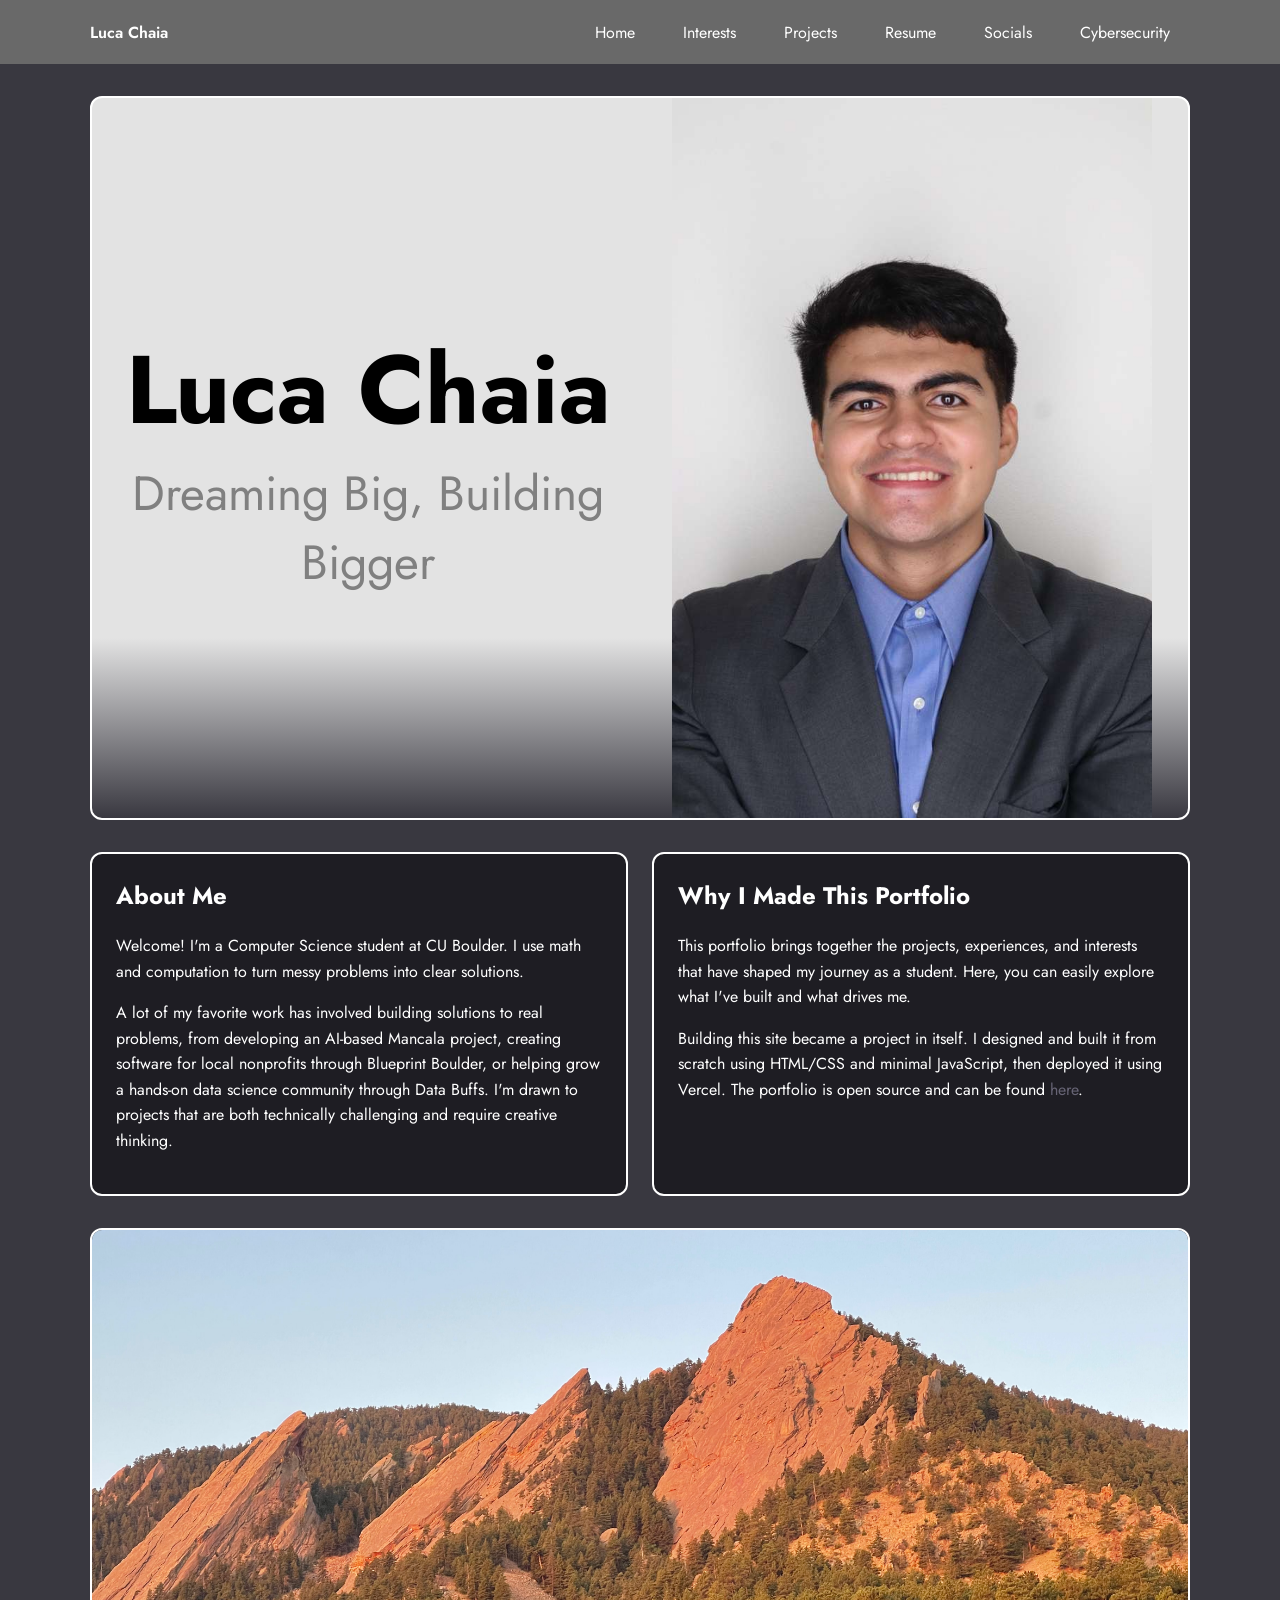
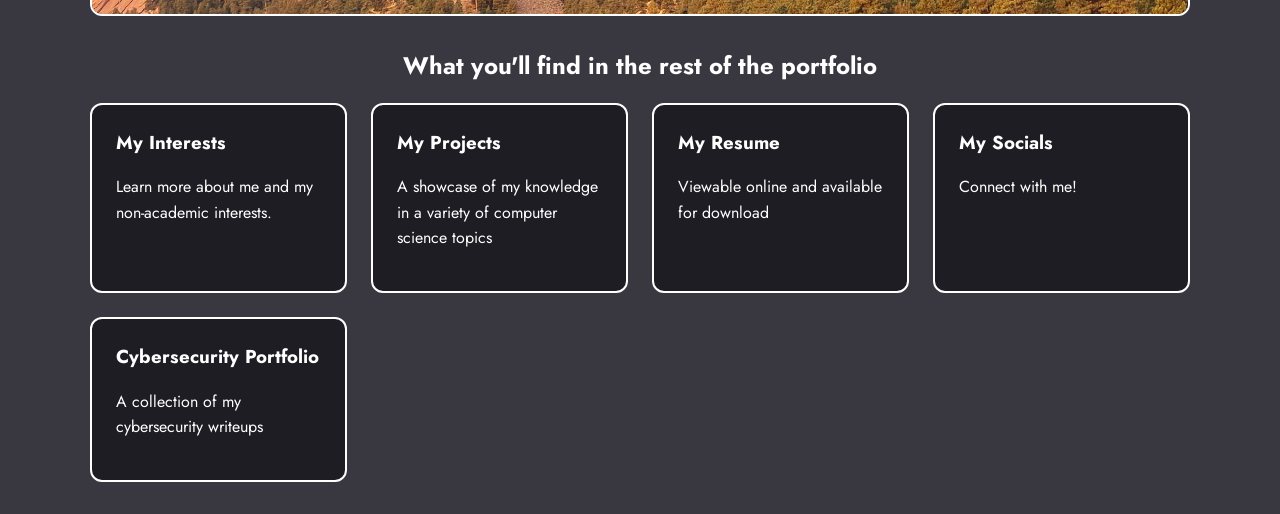
<file: index.html>
<!doctype html>
<html lang="en">
  <head>
    <meta charset="UTF-8" />
    <meta name="viewport" content="width=device-width, initial-scale=1.0" />
    <title>Luca Chaia | Home</title>
    <link rel="stylesheet" href="style.css" />
    <link rel="preconnect" href="https://fonts.googleapis.com" />
    <link rel="preconnect" href="https://fonts.gstatic.com" crossorigin />
    <link
      href="https://fonts.googleapis.com/css2?family=Jost:ital,wght@0,100..900;1,100..900&display=swap"
      rel="stylesheet" />
  </head>
  <body>
    <nav class="navbar">
      <div class="nav-inner">
        <a href="/" class="nav-brand">Luca Chaia</a>

        <button
          class="nav-toggle"
          aria-label="Toggle navigation"
          aria-expanded="false">
          ☰
        </button>

        <ul class="nav-menu">
          <li><a href="/">Home</a></li>
          <li><a href="/interests">Interests</a></li>
          <li><a href="/projects">Projects</a></li>
          <li><a href="/resume">Resume</a></li>
          <li><a href="/socials">Socials</a></li>
          <li><a href="/cybersec">Cybersecurity</a></li>
        </ul>
      </div>
    </nav>
    <main>
      <div class="hero container">
        <div class="hero-text">
          <!-- Heading -->
          <h1>Luca Chaia</h1>
          <!-- Supporting Copy -->
          <p>Dreaming Big, Building Bigger</p>
        </div>
        <div class="hero-image">
          <img src="assets/images/hero-image.jpg" alt="" />
        </div>
      </div>
      <div class="luca-stuff container card-grid">
        <div class="about-me panel">
          <h2>About Me</h2>
          <p>
            Welcome! I'm a Computer Science student at CU Boulder. I use math
            and computation to turn messy problems into clear solutions.
          </p>
          <p>
            A lot of my favorite work has involved building solutions to real
            problems, from developing an AI-based Mancala project, creating
            software for local nonprofits through Blueprint Boulder, or helping
            grow a hands-on data science community through Data Buffs. I'm drawn
            to projects that are both technically challenging and require
            creative thinking.
          </p>
        </div>
        <div class="why-portfolio panel">
          <h2>Why I Made This Portfolio</h2>
          <p>
            This portfolio brings together the projects, experiences, and
            interests that have shaped my journey as a student. Here, you can
            easily explore what I've built and what drives me.
          </p>
          <p>
            Building this site became a project in itself. I designed and built
            it from scratch using HTML/CSS and minimal JavaScript, then deployed
            it using Vercel. The portfolio is open source and can be found
            <a
              href="https://github.com/LucaChaia/portfolio"
              target="_blank"
              rel="noopener noreferrer"
              >here</a
            >.
          </p>
        </div>
      </div>
      <div class="home-image-break container">
        <img
          src="assets/images/boulder-flatirons.jpeg"
          alt="Picture of Flatirons." />
      </div>
      <div class="portfolio-links container">
        <h2>What you'll find in the rest of the portfolio</h2>
        <div class="portfolio-outline card-grid">
          <a class="portfolio-item card" href="/interests">
            <h3>My Interests</h3>
            <p>Learn more about me and my non-academic interests.</p>
          </a>
          <a class="portfolio-item card" href="/projects">
            <h3>My Projects</h3>
            <p>
              A showcase of my knowledge in a variety of computer science topics
            </p>
          </a>
          <a class="portfolio-item card" href="/resume">
            <h3>My Resume</h3>
            <p>Viewable online and available for download</p>
          </a>
          <a class="portfolio-item card" href="/socials">
            <h3>My Socials</h3>
            <p>Connect with me!</p>
          </a>
          <a href="/cybersec" class="portfolio-item card">
            <h3>Cybersecurity Portfolio</h3>
            <p>A collection of my cybersecurity writeups</p>
          </a>
        </div>
      </div>
    </main>
    <script>
      const navToggle = document.querySelector(".nav-toggle");
      const navMenu = document.querySelector(".nav-menu");

      navToggle.addEventListener("click", () => {
        navMenu.classList.toggle("open");
        const expanded = navToggle.getAttribute("aria-expanded") === "true";
        navToggle.setAttribute("aria-expanded", String(!expanded));
      });
    </script>
  </body>
</html>
</file>
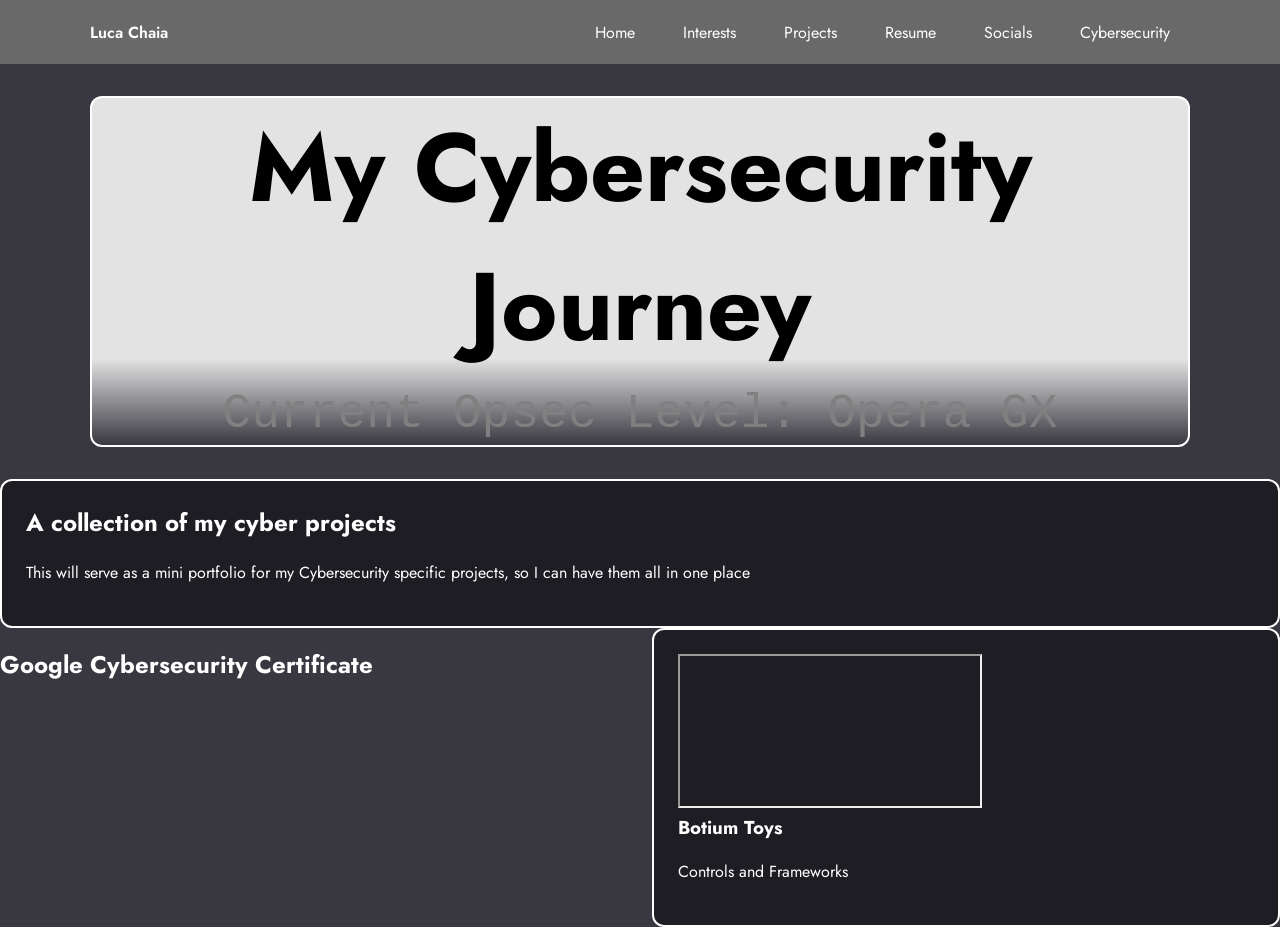
<file: cybersec.html>
<!doctype html>
<html lang="en">
  <head>
    <meta charset="UTF-8" />
    <meta name="viewport" content="width=device-width, initial-scale=1.0" />
    <title>Luca Chaia | Cybersecurity</title>
    <link rel="stylesheet" href="style.css" />
    <link rel="preconnect" href="https://fonts.googleapis.com" />
    <link rel="preconnect" href="https://fonts.gstatic.com" crossorigin />
    <link
      href="https://fonts.googleapis.com/css2?family=Jost:ital,wght@0,100..900;1,100..900&display=swap"
      rel="stylesheet" />
  </head>
  <body>
    <nav class="navbar">
      <div class="nav-inner">
        <a href="/" class="nav-brand">Luca Chaia</a>

        <button
          class="nav-toggle"
          aria-label="Toggle navigation"
          aria-expanded="false">
          ☰
        </button>

        <ul class="nav-menu">
          <li><a href="/">Home</a></li>
          <li><a href="/interests">Interests</a></li>
          <li><a href="/projects">Projects</a></li>
          <li><a href="/resume">Resume</a></li>
          <li><a href="/socials">Socials</a></li>
          <li><a href="/cybersec">Cybersecurity</a></li>
        </ul>
      </div>
    </nav>
    <main>
      <div class="hero container">
        <div class="hero-text">
          <!-- Heading -->
          <h1>My Cybersecurity Journey</h1>
          <!-- Supporting Copy -->
          <p><code>Current Opsec Level: Opera GX</code></p>
        </div>
      </div>
      <div class="cybersec-intro card-grid">
        <div class="luca-cyber panel">
          <h2>A collection of my cyber projects</h2>
          <p>
            This will serve as a mini portfolio for my Cybersecurity specific
            projects, so I can have them all in one place
          </p>
        </div>
      </div>
      <div class="google-cybersec-cert card-grid">
        <h2>Google Cybersecurity Certificate</h2>
        <div class="botium-toys panel">
          <iframe
            src="assets/docs/Botium Toys - Controls and compliance checklist.pdf"
            title="Luca Chaia Resume"></iframe>
          <h3>Botium Toys</h3>
          <p>Controls and Frameworks</p>
        </div>
      </div>
    </main>

    <script>
      const navToggle = document.querySelector(".nav-toggle");
      const navMenu = document.querySelector(".nav-menu");

      navToggle.addEventListener("click", () => {
        navMenu.classList.toggle("open");
        const expanded = navToggle.getAttribute("aria-expanded") === "true";
        navToggle.setAttribute("aria-expanded", String(!expanded));
      });
    </script>
  </body>
</html>
</file>
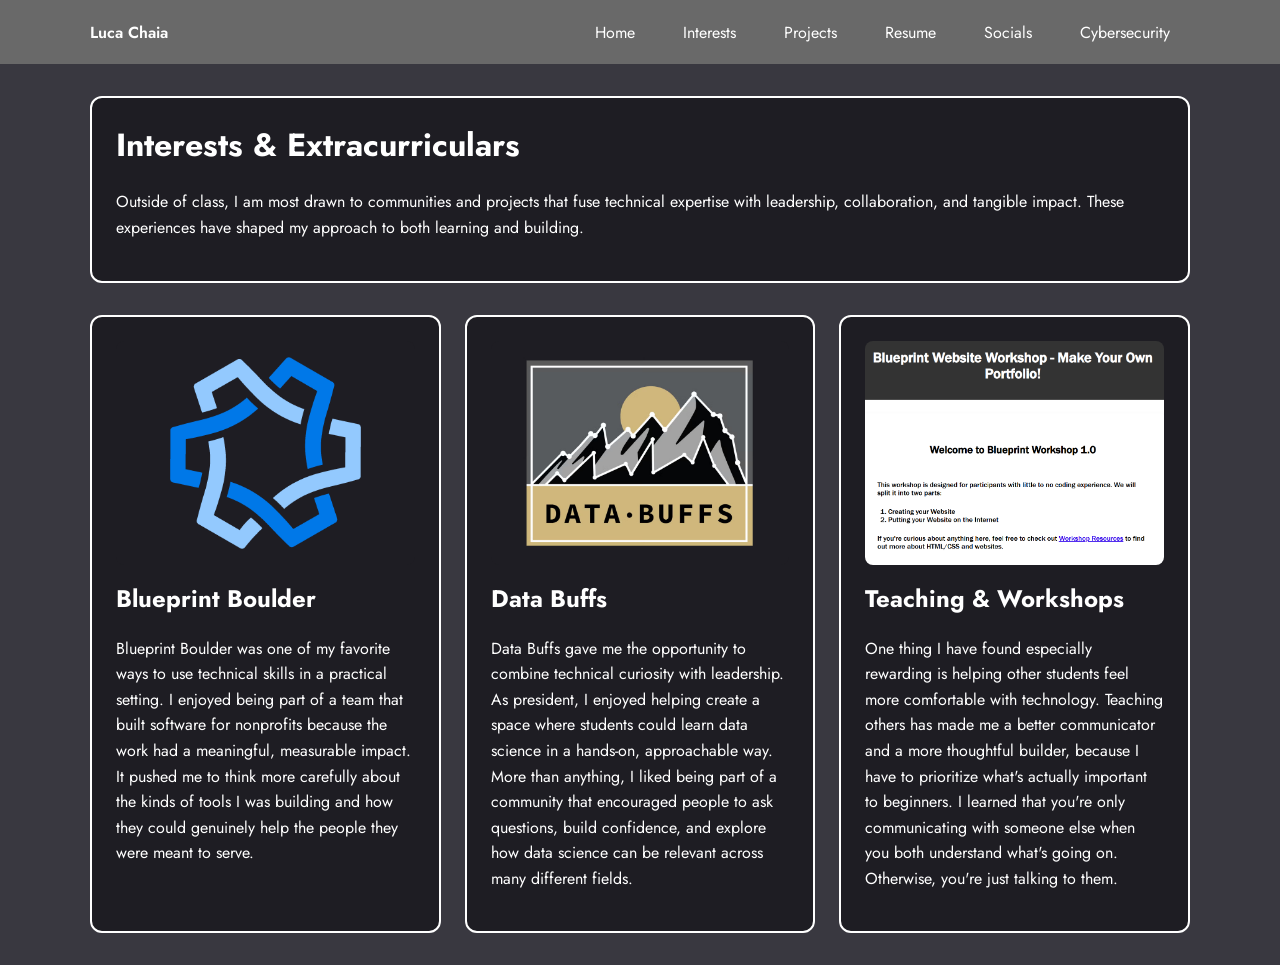
<file: interests.html>
<!doctype html>
<html lang="en">
  <head>
    <meta charset="UTF-8" />
    <meta name="viewport" content="width=device-width, initial-scale=1.0" />
    <title>Luca Chaia | Additional Interests</title>
    <link rel="stylesheet" href="style.css" />
    <link rel="preconnect" href="https://fonts.googleapis.com" />
    <link rel="preconnect" href="https://fonts.gstatic.com" crossorigin />
    <link
      href="https://fonts.googleapis.com/css2?family=Jost:ital,wght@0,100..900;1,100..900&display=swap"
      rel="stylesheet"
    />
  </head>

  <body>
    <nav class="navbar">
      <div class="nav-inner">
        <a href="/" class="nav-brand">Luca Chaia</a>

        <button
          class="nav-toggle"
          aria-label="Toggle navigation"
          aria-expanded="false"
        >
          ☰
        </button>

        <ul class="nav-menu">
          <li><a href="/">Home</a></li>
          <li><a href="/interests">Interests</a></li>
          <li><a href="/projects">Projects</a></li>
          <li><a href="/resume">Resume</a></li>
          <li><a href="/socials">Socials</a></li>
          <li><a href="/cybersec">Cybersecurity</a></li>
        </ul>
      </div>
    </nav>

    <main>
      <div class="interests-intro container panel">
        <h1>Interests & Extracurriculars</h1>
        <p>
          Outside of class, I am most drawn to communities and projects that
          fuse technical expertise with leadership, collaboration, and tangible
          impact. These experiences have shaped my approach to both learning and
          building.
        </p>
      </div>

      <div class="interests-container container card-grid">
        <a
          href="https://blueprintboulder.org/"
          class="interest-box card"
          target="_blank"
          rel="noopener noreferrer"
        >
          <div class="interest-image logo-image">
            <img
              src="assets/images/blueprint_logo.png"
              alt="Blueprint Boulder logo"
            />
          </div>
          <h2>Blueprint Boulder</h2>
          <p>
            Blueprint Boulder was one of my favorite ways to use technical
            skills in a practical setting. I enjoyed being part of a team that
            built software for nonprofits because the work had a meaningful,
            measurable impact. It pushed me to think more carefully about the
            kinds of tools I was building and how they could genuinely help the
            people they were meant to serve.
          </p>
        </a>

        <a
          href="https://www.colorado.edu/amath/organizations/asa-data-buffs"
          class="interest-box card"
          target="_blank"
          rel="noopener noreferrer"
        >
          <div class="interest-image logo-image">
            <img
              src="assets/images/data-buffs_logo.avif"
              alt="Data Buffs logo"
            />
          </div>
          <h2>Data Buffs</h2>
          <p>
            Data Buffs gave me the opportunity to combine technical curiosity
            with leadership. As president, I enjoyed helping create a space
            where students could learn data science in a hands-on, approachable
            way. More than anything, I liked being part of a community that
            encouraged people to ask questions, build confidence, and explore
            how data science can be relevant across many different fields.
          </p>
        </a>

        <a
          href="https://blueprint-boulder.github.io/website-workshop-fa24/index.html"
          class="interest-box card"
          target="_blank"
          rel="noopener noreferrer"
        >
          <div class="interest-image">
            <img
              src="assets/images/workshop-website-preview.png"
              alt="Preview of website workshop materials"
            />
          </div>
          <h2>Teaching & Workshops</h2>
          <p>
            One thing I have found especially rewarding is helping other
            students feel more comfortable with technology. Teaching others has
            made me a better communicator and a more thoughtful builder, because
            I have to prioritize what's actually important to beginners. I
            learned that you're only communicating with someone else when you
            both understand what's going on. Otherwise, you're just talking to
            them.
          </p>
        </a>
      </div>
    </main>

    <script>
      const navToggle = document.querySelector(".nav-toggle");
      const navMenu = document.querySelector(".nav-menu");

      navToggle.addEventListener("click", () => {
        navMenu.classList.toggle("open");
        const expanded = navToggle.getAttribute("aria-expanded") === "true";
        navToggle.setAttribute("aria-expanded", String(!expanded));
      });
    </script>
  </body>
</html>
</file>
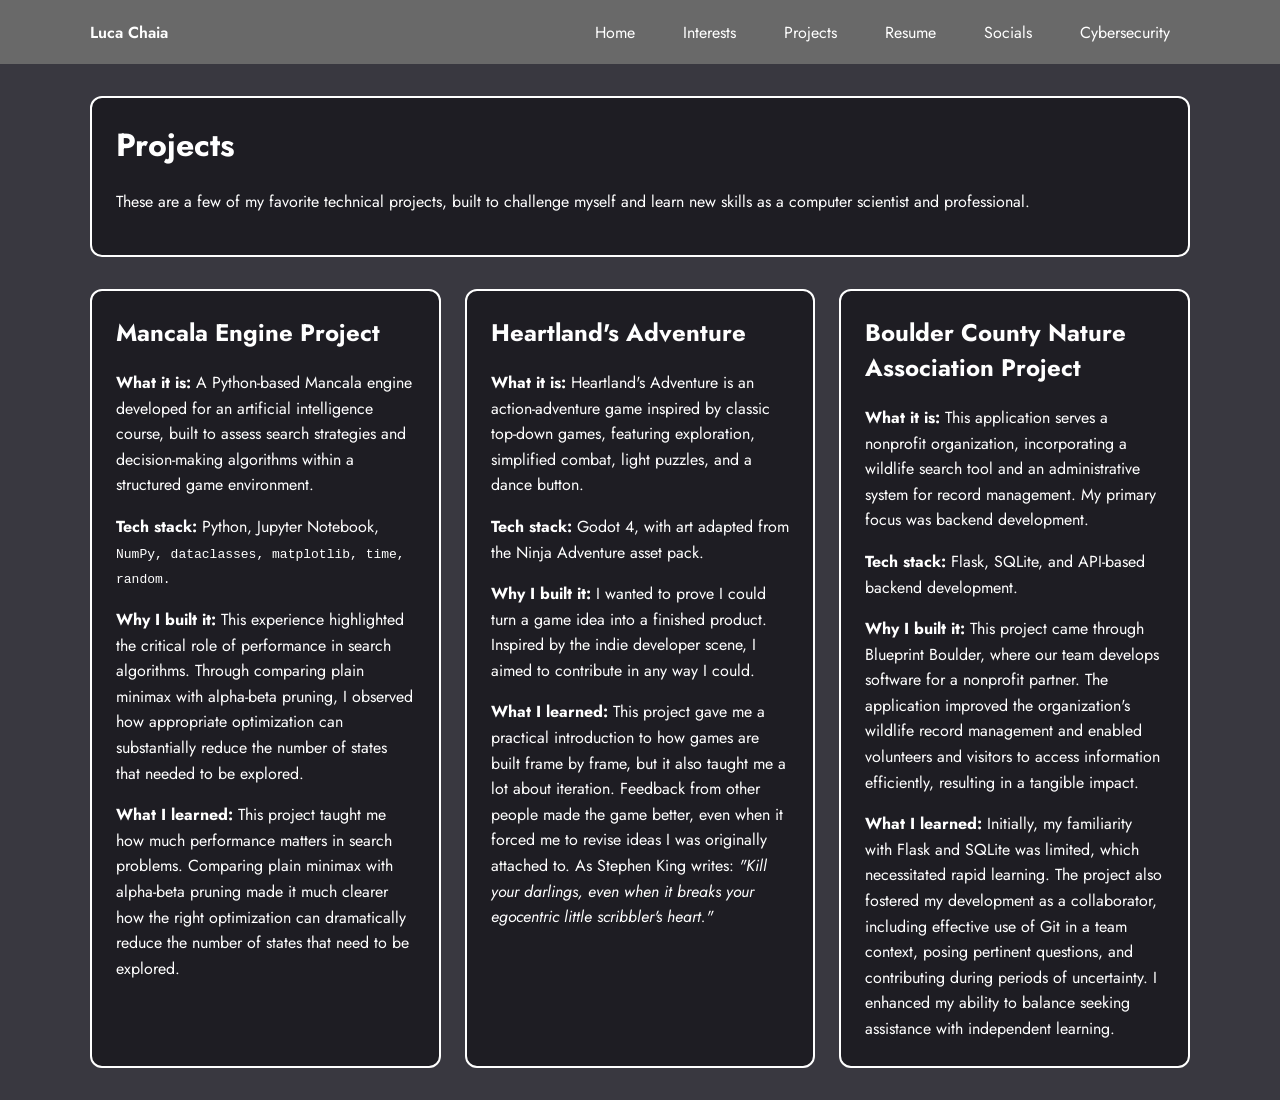
<file: projects.html>
<!doctype html>
<html lang="en">
  <head>
    <meta charset="UTF-8" />
    <meta name="viewport" content="width=device-width, initial-scale=1.0" />
    <title>Luca Chaia | Projects</title>
    <link rel="stylesheet" href="style.css" />
    <link rel="preconnect" href="https://fonts.googleapis.com" />
    <link rel="preconnect" href="https://fonts.gstatic.com" crossorigin />
    <link
      href="https://fonts.googleapis.com/css2?family=Jost:ital,wght@0,100..900;1,100..900&display=swap"
      rel="stylesheet"
    />
  </head>
  <body>
    <nav class="navbar">
      <div class="nav-inner">
        <a href="/" class="nav-brand">Luca Chaia</a>

        <button
          class="nav-toggle"
          aria-label="Toggle navigation"
          aria-expanded="false"
        >
          ☰
        </button>

        <ul class="nav-menu">
          <li><a href="/">Home</a></li>
          <li><a href="/interests">Interests</a></li>
          <li><a href="/projects">Projects</a></li>
          <li><a href="/resume">Resume</a></li>
          <li><a href="/socials">Socials</a></li>
          <li><a href="/cybersec">Cybersecurity</a></li>
        </ul>
      </div>
    </nav>

    <main>
      <div class="projects-intro container panel">
        <h1>Projects</h1>
        <p>
          These are a few of my favorite technical projects, built to challenge
          myself and learn new skills as a computer scientist and professional.
        </p>
      </div>

      <div class="projects-container container card-grid">
        <a
          href="https://github.com/LucaChaia/CSCI-3202-Final-Project"
          class="project-box card"
          target="_blank"
          rel="noopener noreferrer"
        >
          <h2>Mancala Engine Project</h2>
          <p>
            <span class="project-label">What it is:</span>
            A Python-based Mancala engine developed for an artificial
            intelligence course, built to assess search strategies and
            decision-making algorithms within a structured game environment.
          </p>
          <p>
            <span class="project-label">Tech stack:</span>
            Python, Jupyter Notebook,
            <code>NumPy, dataclasses, matplotlib, time, random.</code>
          </p>
          <p>
            <span class="project-label">Why I built it:</span>
            This experience highlighted the critical role of performance in
            search algorithms. Through comparing plain minimax with alpha-beta
            pruning, I observed how appropriate optimization can substantially
            reduce the number of states that needed to be explored.
          </p>
          <p>
            <span class="project-label">What I learned:</span>
            This project taught me how much performance matters in search
            problems. Comparing plain minimax with alpha-beta pruning made it
            much clearer how the right optimization can dramatically reduce the
            number of states that need to be explored.
          </p>
        </a>

        <a
          href="https://lucachaia.itch.io/heartlands-adventure"
          class="project-box card"
          target="_blank"
          rel="noopener noreferrer"
        >
          <h2>Heartland's Adventure</h2>
          <p>
            <span class="project-label">What it is:</span>
            Heartland's Adventure is an action-adventure game inspired by
            classic top-down games, featuring exploration, simplified combat,
            light puzzles, and a dance button.
          </p>
          <p>
            <span class="project-label">Tech stack:</span>
            Godot 4, with art adapted from the Ninja Adventure asset pack.
          </p>
          <p>
            <span class="project-label">Why I built it:</span>
            I wanted to prove I could turn a game idea into a finished product.
            Inspired by the indie developer scene, I aimed to contribute in any
            way I could.
          </p>
          <p>
            <span class="project-label">What I learned:</span>
            This project gave me a practical introduction to how games are built
            frame by frame, but it also taught me a lot about iteration.
            Feedback from other people made the game better, even when it forced
            me to revise ideas I was originally attached to. As Stephen King
            writes:
            <i
              >"Kill your darlings, even when it breaks your egocentric little
              scribbler's heart."</i
            >
          </p>
        </a>

        <a
          href="https://github.com/Blueprint-Boulder/f23-bcna"
          class="project-box card"
          target="_blank"
          rel="noopener noreferrer"
        >
          <h2>Boulder County Nature Association Project</h2>
          <p>
            <span class="project-label">What it is:</span>
            This application serves a nonprofit organization, incorporating a
            wildlife search tool and an administrative system for record
            management. My primary focus was backend development.
          </p>
          <p>
            <span class="project-label">Tech stack:</span>
            Flask, SQLite, and API-based backend development.
          </p>
          <p>
            <span class="project-label">Why I built it:</span>
            This project came through Blueprint Boulder, where our team develops
            software for a nonprofit partner. The application improved the
            organization's wildlife record management and enabled volunteers and
            visitors to access information efficiently, resulting in a tangible
            impact.
          </p>
          <p>
            <span class="project-label">What I learned:</span>
            Initially, my familiarity with Flask and SQLite was limited, which
            necessitated rapid learning. The project also fostered my
            development as a collaborator, including effective use of Git in a
            team context, posing pertinent questions, and contributing during
            periods of uncertainty. I enhanced my ability to balance seeking
            assistance with independent learning.
          </p>
        </a>
      </div>
    </main>
        <script>
      const navToggle = document.querySelector(".nav-toggle");
      const navMenu = document.querySelector(".nav-menu");

      navToggle.addEventListener("click", () => {
        navMenu.classList.toggle("open");
        const expanded = navToggle.getAttribute("aria-expanded") === "true";
        navToggle.setAttribute("aria-expanded", String(!expanded));
      });
    </script>
  </body>
</html>
</file>
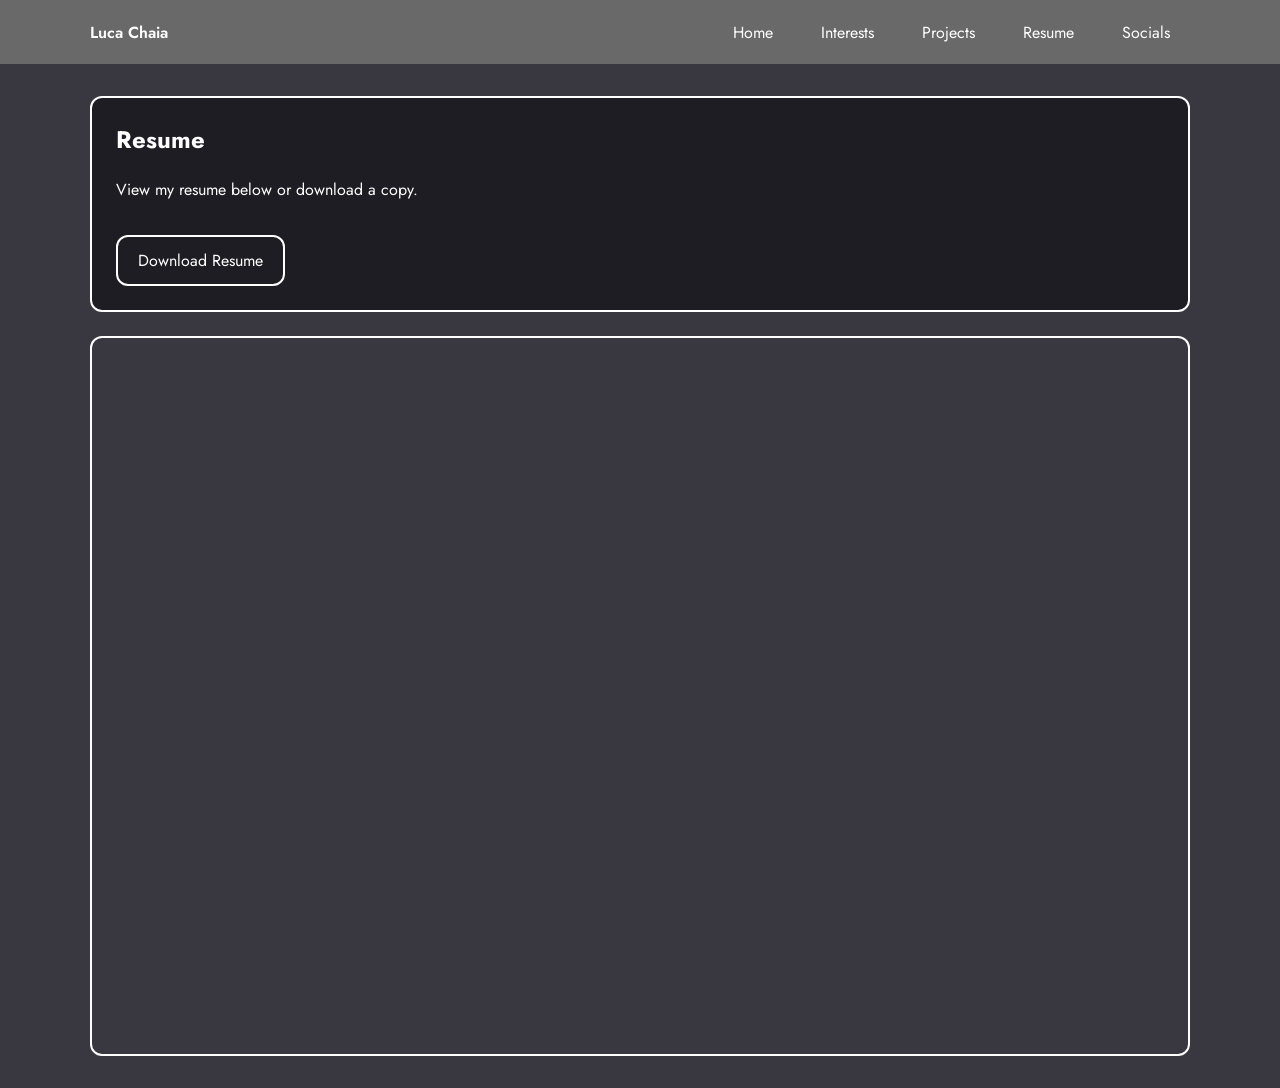
<file: resume.html>
<!doctype html>
<html lang="en">
  <head>
    <meta charset="UTF-8" />
    <meta name="viewport" content="width=device-width, initial-scale=1.0" />
    <title>Luca Chaia | Resume</title>
    <link rel="stylesheet" href="style.css" />
    <link rel="preconnect" href="https://fonts.googleapis.com" />
    <link rel="preconnect" href="https://fonts.gstatic.com" crossorigin />
    <link
      href="https://fonts.googleapis.com/css2?family=Jost:ital,wght@0,100..900;1,100..900&display=swap"
      rel="stylesheet"
    />
  </head>
  <body>
    <nav class="navbar">
      <div class="nav-inner">
        <a href="/" class="nav-brand">Luca Chaia</a>

        <button
          class="nav-toggle"
          aria-label="Toggle navigation"
          aria-expanded="false"
        >
          ☰
        </button>

        <ul class="nav-menu">
          <li><a href="/">Home</a></li>
          <li><a href="/interests">Interests</a></li>
          <li><a href="/projects">Projects</a></li>
          <li><a href="/resume">Resume</a></li>
          <li><a href="/socials">Socials</a></li>
        </ul>
      </div>
    </nav>
    <main class="resume-page container">
      <section class="resume-header panel">
        <h1>Resume</h1>
        <p>View my resume below or download a copy.</p>
        <a
          class="resume-download btn"
          href="assets/docs/LucaChaia_Resume_PublicFacing.pdf"
          download
        >
          Download Resume
        </a>
      </section>

      <section class="resume-viewer">
        <iframe
          src="assets/docs/LucaChaia_Resume_PublicFacing.pdf"
          title="Luca Chaia Resume"
        ></iframe>
      </section>
    </main>
    <script>
      const navToggle = document.querySelector(".nav-toggle");
      const navMenu = document.querySelector(".nav-menu");

      navToggle.addEventListener("click", () => {
        navMenu.classList.toggle("open");
        const expanded = navToggle.getAttribute("aria-expanded") === "true";
        navToggle.setAttribute("aria-expanded", String(!expanded));
      });
    </script>
  </body>
</html>
</file>
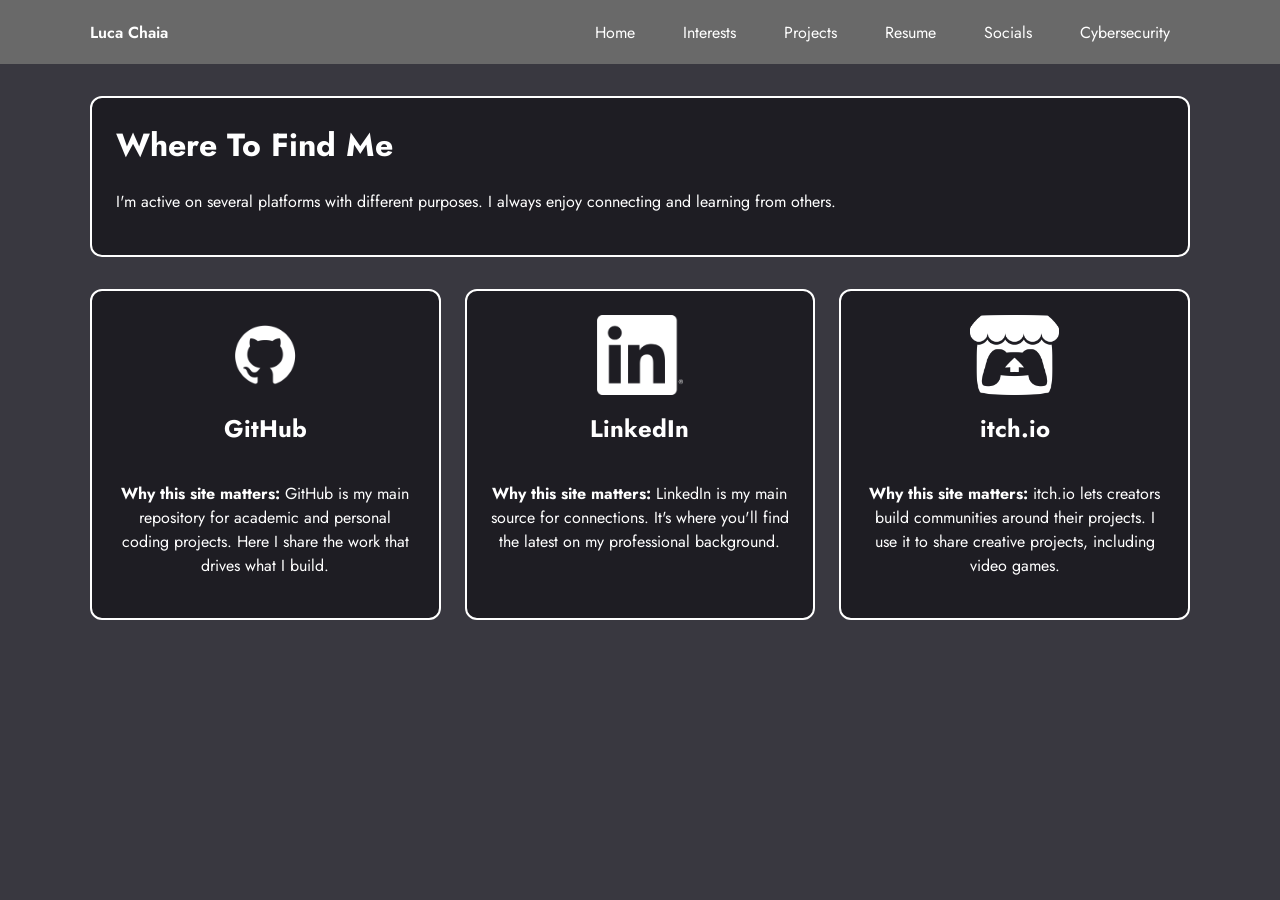
<file: socials.html>
<!doctype html>
<html lang="en">
  <head>
    <meta charset="UTF-8" />
    <meta name="viewport" content="width=device-width, initial-scale=1.0" />
    <title>Luca Chaia | Social Media</title>
    <link rel="stylesheet" href="style.css" />
    <link rel="preconnect" href="https://fonts.googleapis.com" />
    <link rel="preconnect" href="https://fonts.gstatic.com" crossorigin />
    <link
      href="https://fonts.googleapis.com/css2?family=Jost:ital,wght@0,100..900;1,100..900&display=swap"
      rel="stylesheet"
    />
  </head>
  <body>
    <nav class="navbar">
      <div class="nav-inner">
        <a href="/" class="nav-brand">Luca Chaia</a>

        <button
          class="nav-toggle"
          aria-label="Toggle navigation"
          aria-expanded="false"
        >
          ☰
        </button>

        <ul class="nav-menu">
          <li><a href="/">Home</a></li>
          <li><a href="/interests">Interests</a></li>
          <li><a href="/projects">Projects</a></li>
          <li><a href="/resume">Resume</a></li>
          <li><a href="/socials">Socials</a></li>
          <li><a href="/cybersec">Cybersecurity</a></li>
        </ul>
      </div>
    </nav>
    <main>
      <div class="socials-intro container panel">
        <h1>Where To Find Me</h1>
        <p>
          I'm active on several platforms with different purposes. I always
          enjoy connecting and learning from others.
        </p>
      </div>

      <div class="socials-container container card-grid">
        <a
          href="https://github.com/LucaChaia"
          class="social-box card"
          target="_blank"
          rel="noopener noreferrer"
        >
          <div class="social-logo">
            <img
              src="assets/images/GitHub_Invertocat_White_Clearspace.png"
              alt="GitHub Logo"
            />
          </div>
          <h2>GitHub</h2>
          <p>
            <strong>Why this site matters:</strong> GitHub is my main repository
            for academic and personal coding projects. Here I share the work
            that drives what I build.
          </p>
        </a>
        <a
          href="https://www.linkedin.com/in/luca-chaia/"
          class="social-box card"
          target="_blank"
          rel="noopener noreferrer"
        >
          <div class="social-logo">
            <img src="assets/images/InBug-White.png" alt="LinkedIn Logo" />
          </div>
          <h2>LinkedIn</h2>
          <p>
            <strong>Why this site matters:</strong> LinkedIn is my main source
            for connections. It's where you'll find the latest on my
            professional background.
          </p>
        </a>
        <a
          href="https://lucachaia.itch.io/"
          class="social-box card"
          target="_blank"
          rel="noopener noreferrer"
        >
          <div class="social-logo">
            <img
              src="assets/images/itchio-logo-textless-white.png"
              alt="itch.io logo"
            />
          </div>
          <h2>itch.io</h2>
          <p>
            <strong>Why this site matters:</strong> itch.io lets creators build
            communities around their projects. I use it to share creative
            projects, including video games.
          </p>
        </a>
      </div>
    </main>
    <script>
      const navToggle = document.querySelector(".nav-toggle");
      const navMenu = document.querySelector(".nav-menu");

      navToggle.addEventListener("click", () => {
        navMenu.classList.toggle("open");
        const expanded = navToggle.getAttribute("aria-expanded") === "true";
        navToggle.setAttribute("aria-expanded", String(!expanded));
      });
    </script>
  </body>
</html>
</file>
<file: style.css>
:root {
  --bg: rgb(57, 56, 64);
  --panel: rgb(30, 29, 35);
  --text: white;
  --muted: grey;
  --border: 2px solid white;
  --radius: 0.75rem;
  --content-width: 90%;
  --content-max: 1100px;
  --gap: 1.5rem;
  --padding: 1.5rem;
}

* {
  box-sizing: border-box;
}

body {
  margin: 0;
  background-color: var(--bg);
  color: var(--text);
  font-family: "Jost", sans-serif;
}

img {
  max-width: 100%;
}

.container {
  width: min(var(--content-width), var(--content-max));
  margin: 2rem auto;
}

.panel {
  background-color: var(--panel);
  border: var(--border);
  border-radius: var(--radius);
  padding: var(--padding);
}

.card-grid {
  display: grid;
  gap: var(--gap);
  grid-template-columns: repeat(auto-fit, minmax(20rem, 1fr));
}

.card {
  display: block;
  background-color: var(--panel);
  color: var(--text);
  text-decoration: none;
  border: var(--border);
  border-radius: var(--radius);
  padding: var(--padding);
  transition:
    background-color 0.2s ease,
    transform 0.2s ease;
}

.card:hover {
  background-color: #111;
  transform: translateY(-2px);
}

.panel h1,
.panel h2,
.panel h3,
.card h1,
.card h2,
.card h3 {
  margin-top: 0;
}

.panel p,
.card p {
  line-height: 1.6;
}

.btn {
  display: inline-block;
  margin-top: 1rem;
  padding: 0.75rem 1.25rem;
  background-color: var(--panel);
  color: var(--text);
  text-decoration: none;
  border: var(--border);
  border-radius: var(--radius);
}

/* Navbar */
.navbar {
  background-color: dimgray;
  position: sticky;
  top: 0;
  z-index: 1000;
}

.nav-inner {
  width: min(var(--content-width), var(--content-max));
  margin: 0 auto;
  display: flex;
  align-items: center;
  justify-content: space-between;
  min-height: 4rem;
}

.nav-brand {
  color: white;
  text-decoration: none;
  font-weight: 600;
}

.nav-toggle {
  display: none;
  background: none;
  border: none;
  color: white;
  font-size: 1.75rem;
  cursor: pointer;
}

.nav-menu {
  list-style: none;
  display: flex;
  gap: 0.5rem;
  margin: 0;
  padding: 0;
}

.nav-menu a {
  display: block;
  color: white;
  padding: 1rem 1.25rem;
  text-decoration: none;
}

.nav-menu a:hover {
  color: grey;
}

/* Hero */
.hero {
  background: linear-gradient(
    180deg,
    rgba(227, 227, 227, 1) 0%,
    rgba(227, 227, 227, 1) 75%,
    rgba(57, 56, 64, 1) 100%
  );
  border: var(--border);
  border-radius: var(--radius);
  display: flex;
  align-items: center;
  justify-content: space-between;
  gap: 1.5rem;
  min-height: 30vh;
  padding: 0 1rem;
  overflow: hidden;
}

.hero-text {
  flex: 1;
  display: flex;
  flex-direction: column;
  justify-content: center;
  text-align: center;
}

.hero h1 {
  color: black;
  font-size: clamp(3rem, 10vw, 6rem);
  margin: 0;
}

.hero p {
  color: grey;
  font-size: clamp(1.25rem, 5vw, 3rem);
  margin: 0;
}

.hero-image {
  flex: 1;
  display: flex;
  justify-content: center;
  align-items: center;
}

.hero-image img {
  max-height: 80vh;
  width: auto;
}

/* Home-specific */
.luca-stuff a {
  text-decoration: none;
  color: rgb(103, 100, 117);
}

.luca-stuff a:hover {
  color: rgb(146, 136, 189);
}

.home-image-break {
  border: var(--border);
  border-radius: var(--radius);
  overflow: hidden;
}

.home-image-break img {
  display: block;
  width: 100%;
  height: clamp(12rem, 35vw, 24rem);
  object-fit: cover;
  object-position: center 40%;
}

.portfolio-links h2 {
  text-align: center;
}

.portfolio-outline {
  grid-template-columns: repeat(auto-fit, minmax(16rem, 1fr));
}

/* Interests */
.interest-image {
  width: 100%;
  height: 14rem;
  margin-bottom: 1rem;
  border-radius: 0.5rem;
  overflow: hidden;
  background-color: var(--panel);
}

.interest-image img {
  width: 100%;
  height: 100%;
  display: block;
}

.logo-image {
  padding: 1rem;
  box-sizing: border-box;
}

.logo-image img {
  object-fit: contain;
  object-position: center;
}

.interest-image:not(.logo-image) img {
  object-fit: cover;
  object-position: center;
}

/* Projects */
.project-box p {
  margin: 0 0 1rem 0;
}

.project-box p:last-child {
  margin-bottom: 0;
}

.project-label {
  font-weight: 700;
  color: white;
}

/* Resume */
.resume-viewer {
  margin-top: 1.5rem;
  width: 100%;
  height: 80vh;
  border: var(--border);
  border-radius: var(--radius);
  overflow: hidden;
}

.resume-viewer iframe {
  width: 100%;
  height: 100%;
  border: none;
}

/* Socials */
.social-box {
  display: flex;
  flex-direction: column;
  align-items: center;
  text-align: center;
}

.social-logo {
  height: 5rem;
  width: 100%;
  display: flex;
  align-items: center;
  justify-content: center;
  margin-bottom: 1rem;
}

.social-logo img {
  max-height: 100%;
  max-width: 8rem;
  width: auto;
  height: auto;
  display: block;
}

.social-box p {
  line-height: 1.5;
}

/* Mobile */
@media (max-width: 768px) {
  .nav-toggle {
    display: block;
  }

  .nav-inner {
    flex-wrap: wrap;
    padding: 0.75rem 0;
  }

  .nav-menu {
    display: none;
    width: 100%;
    flex-direction: column;
    padding-top: 0.5rem;
  }

  .nav-menu.open {
    display: flex;
  }

  .nav-menu a {
    padding: 0.9rem 0;
  }

  .card-grid,
  .portfolio-outline {
    grid-template-columns: 1fr;
  }

  .hero {
    flex-direction: column-reverse;
    min-height: auto;
    padding: 1rem;
  }

  .hero-text {
    text-align: center;
  }
  .hero-text p {
    color: white;
  }

  .hero-image img {
    width: 100%;
    max-width: 20rem;
    max-height: none;
    height: auto;
  }

  .home-image-break img {
    height: 16rem;
  }

  .resume-viewer {
    height: 60vh;
  }
}
</file>
